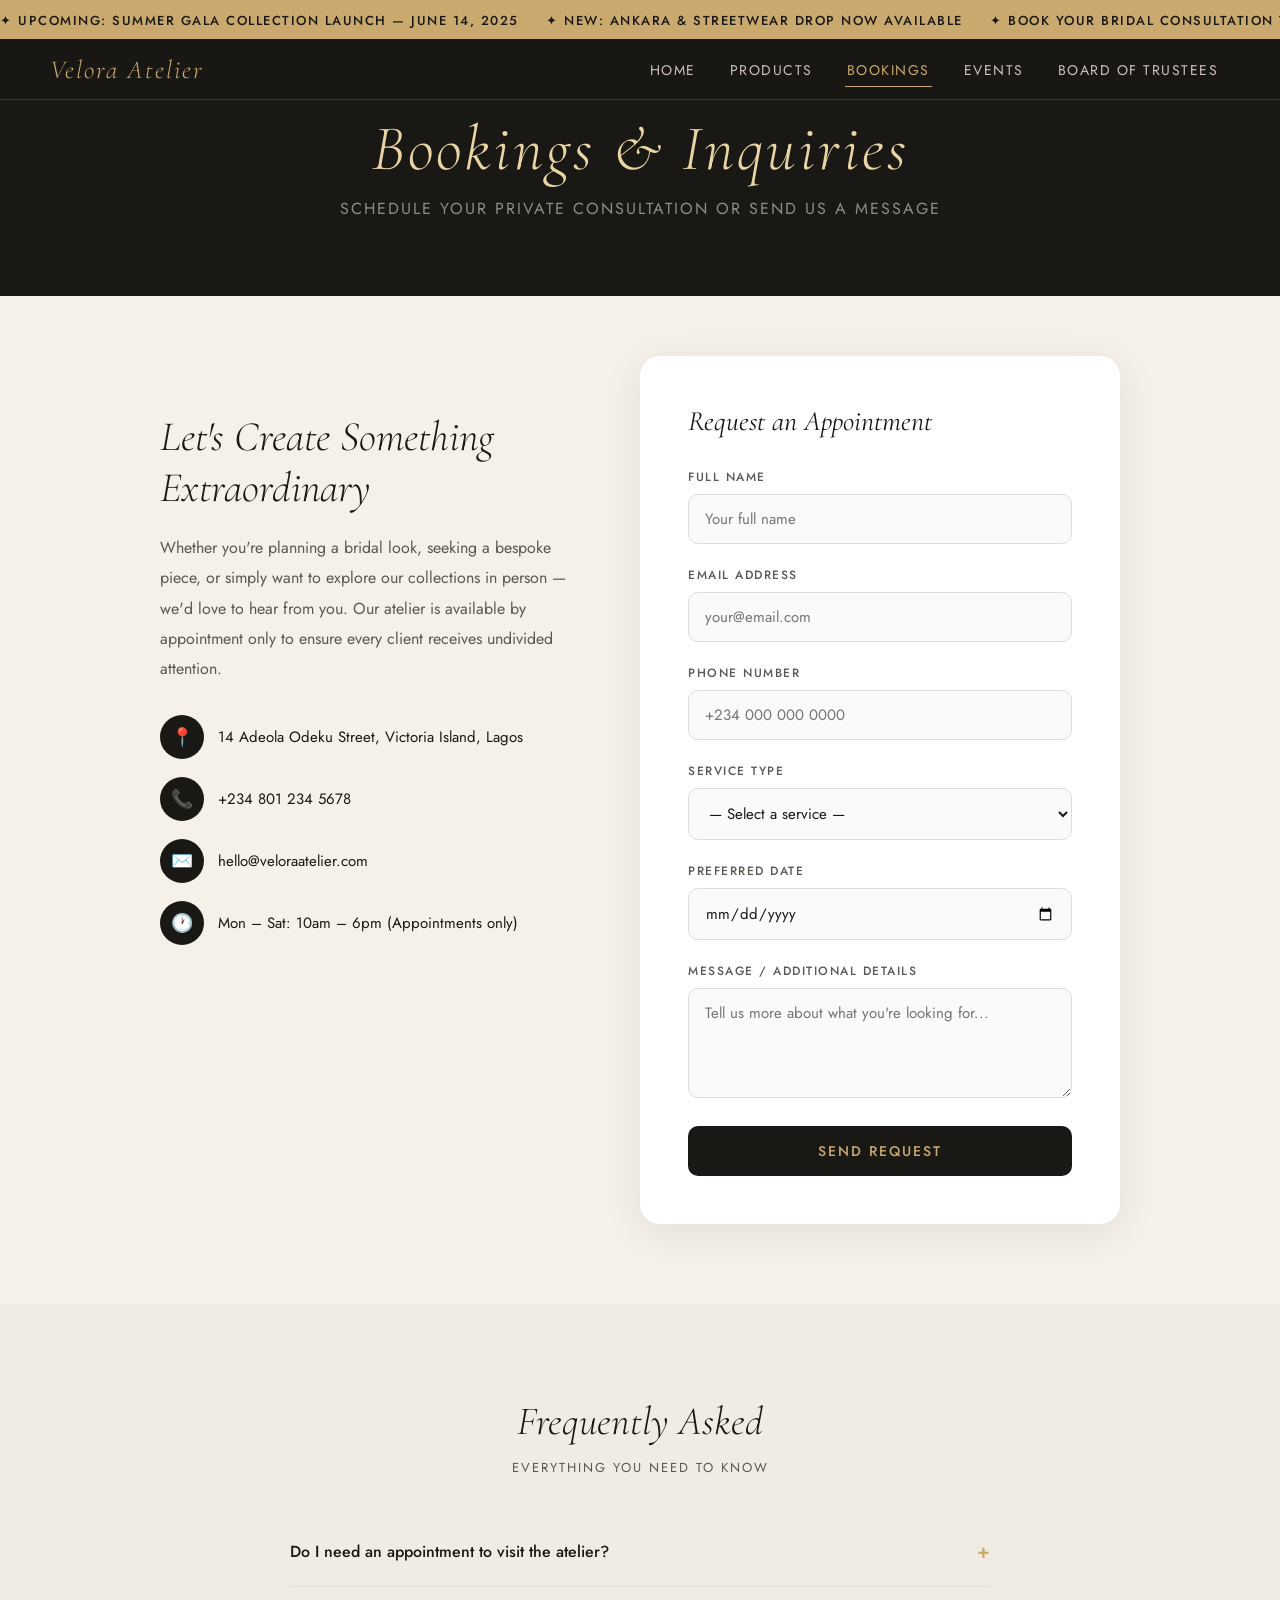
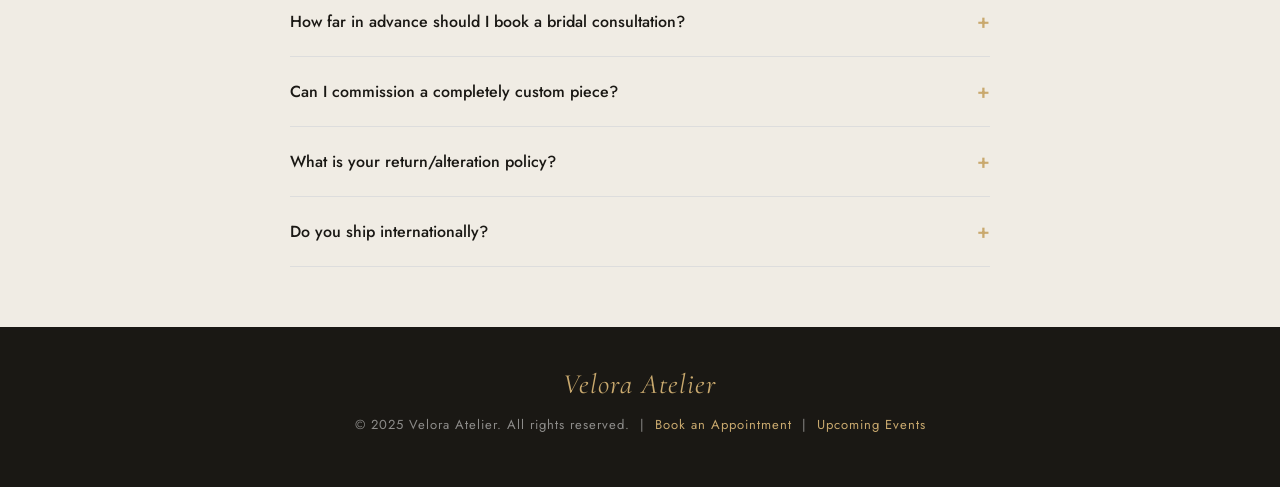
<file: bookings.html>
<!DOCTYPE html>
<html lang="en">
<head>
  <meta charset="UTF-8">
  <meta name="viewport" content="width=device-width, initial-scale=1.0">
  <link rel="stylesheet" href="Practice.css">
  <title>Velora Atelier — Bookings & Inquiries</title>
</head>
<body>

  <!-- MARQUEE -->
  <div class="marquee-bar">
    <div class="marquee-inner">
      ✦ UPCOMING: Summer Gala Collection Launch — June 14, 2025 &nbsp;&nbsp;&nbsp;
      ✦ NEW: Ankara & Streetwear drop now available &nbsp;&nbsp;&nbsp;
      ✦ BOOK your bridal consultation today — limited slots &nbsp;&nbsp;&nbsp;
      ✦ EVENT: Lagos Fashion Week — July 2025 &nbsp;&nbsp;&nbsp;
      ✦ FREE delivery on orders above ₦150,000 &nbsp;&nbsp;&nbsp;
    </div>
  </div>

  <!-- NAVBAR -->
  <nav class="navbar">
    <div class="logo"><h2>Velora Atelier</h2></div>
    <ul class="nav-links">
      <li><a href="index.html">Home</a></li>
      <li><a href="product.html">Products</a></li>
      <li><a href="bookings.html" class="active">Bookings</a></li>
      <li><a href="events.html">Events</a></li>
      <li><a href="trustees.html">Board of Trustees</a></li>
    </ul>
  </nav>

  <!-- PAGE HERO -->
  <section class="page-hero">
    <h1>Bookings & Inquiries</h1>
    <p>Schedule your private consultation or send us a message</p>
  </section>

  <!-- BOOKING SECTION -->
  <section class="booking-section">

    <!-- INFO SIDE -->
    <div class="booking-info">
      <h2>Let's Create Something Extraordinary</h2>
      <p>Whether you're planning a bridal look, seeking a bespoke piece, or simply want to explore our collections in person — we'd love to hear from you. Our atelier is available by appointment only to ensure every client receives undivided attention.</p>

      <div class="contact-detail">
        <div class="contact-icon">📍</div>
        <span>14 Adeola Odeku Street, Victoria Island, Lagos</span>
      </div>
      <div class="contact-detail">
        <div class="contact-icon">📞</div>
        <span>+234 801 234 5678</span>
      </div>
      <div class="contact-detail">
        <div class="contact-icon">✉️</div>
        <span>hello@veloraatelier.com</span>
      </div>
      <div class="contact-detail">
        <div class="contact-icon">🕐</div>
        <span>Mon – Sat: 10am – 6pm (Appointments only)</span>
      </div>
    </div>

    <!-- FORM SIDE -->
    <div class="booking-form">
      <h3>Request an Appointment</h3>

      <div class="form-group">
        <label for="fullname">Full Name</label>
        <input type="text" id="fullname" placeholder="Your full name">
      </div>

      <div class="form-group">
        <label for="email">Email Address</label>
        <input type="email" id="email" placeholder="your@email.com">
      </div>

      <div class="form-group">
        <label for="phone">Phone Number</label>
        <input type="tel" id="phone" placeholder="+234 000 000 0000">
      </div>

      <div class="form-group">
        <label for="service">Service Type</label>
        <select id="service">
          <option value="">— Select a service —</option>
          <option value="bridal">Bridal Consultation</option>
          <option value="bespoke">Bespoke Garment</option>
          <option value="ankara">Ankara Collection</option>
          <option value="streetwear">Streetwear Fitting</option>
          <option value="rtw">Ready to Wear Styling</option>
          <option value="inquiry">General Inquiry</option>
        </select>
      </div>

      <div class="form-group">
        <label for="date">Preferred Date</label>
        <input type="date" id="date">
      </div>

      <div class="form-group">
        <label for="message">Message / Additional Details</label>
        <textarea id="message" placeholder="Tell us more about what you're looking for..."></textarea>
      </div>

      <button class="submit-btn" onclick="submitBooking()">Send Request</button>

      <div class="success-msg" id="successMsg">
        ✓ Your appointment request has been received! We'll contact you within 24 hours.
      </div>
    </div>
  </section>

  <!-- FAQ SECTION (JavaScript accordion feature) -->
  <section style="background: #f0ece4; padding: 60px 40px;">
    <h2 style="font-family: 'Cormorant Garamond', serif; font-style: italic; font-size: 40px; text-align: center; color: #1a1814; font-weight: 300; margin-bottom: 10px;">Frequently Asked</h2>
    <p style="text-align: center; font-size: 13px; letter-spacing: 2px; text-transform: uppercase; color: #5a5850; margin-bottom: 40px;">Everything you need to know</p>
    <div style="max-width: 700px; margin: 0 auto;" id="faqContainer">
      <!-- FAQ items inserted by JS -->
    </div>
  </section>

  <!-- FOOTER -->
  <footer>
    <span class="footer-logo">Velora Atelier</span>
    <p>© 2025 Velora Atelier. All rights reserved. &nbsp;|&nbsp;
      <a href="bookings.html">Book an Appointment</a> &nbsp;|&nbsp;
      <a href="events.html">Upcoming Events</a>
    </p>
  </footer>

  <script>
    // ── Form Validation & Submission (JavaScript feature)
    function submitBooking() {
      const name = document.getElementById('fullname').value.trim();
      const email = document.getElementById('email').value.trim();
      const service = document.getElementById('service').value;
      const date = document.getElementById('date').value;

      if (!name) { alert('Please enter your full name.'); return; }
      if (!email || !email.includes('@')) { alert('Please enter a valid email address.'); return; }
      if (!service) { alert('Please select a service type.'); return; }
      if (!date) { alert('Please select a preferred date.'); return; }

      // Simulate successful submission
      document.getElementById('successMsg').style.display = 'block';
      document.querySelector('.submit-btn').textContent = 'Request Sent ✓';
      document.querySelector('.submit-btn').style.background = '#2d6a4f';
      document.querySelector('.submit-btn').disabled = true;

      // Clear form
      ['fullname','email','phone','service','date','message'].forEach(id => {
        document.getElementById(id).value = '';
      });
    }

    // ── FAQ Accordion (JavaScript feature)
    const faqs = [
      { q: "Do I need an appointment to visit the atelier?", a: "Yes, Velora Atelier operates exclusively by appointment to ensure each client receives a private, personalized experience. Please use the form above to request a visit." },
      { q: "How far in advance should I book a bridal consultation?", a: "We recommend booking your bridal consultation at least 6–8 months before your wedding date. Custom gowns require 3–6 months for creation alone." },
      { q: "Can I commission a completely custom piece?", a: "Absolutely. Bespoke commissions are at the heart of what we do. Book a consultation and our design team will work with you from concept to final fitting." },
      { q: "What is your return/alteration policy?", a: "We offer complimentary alterations on all bespoke and ready-to-wear pieces within 30 days of purchase. Please contact us to arrange a fitting session." },
      { q: "Do you ship internationally?", a: "Yes, we ship to select international destinations. Shipping times and fees vary by location. Contact us for details specific to your country." }
    ];

    const container = document.getElementById('faqContainer');
    faqs.forEach((item, i) => {
      const div = document.createElement('div');
      div.style.cssText = 'border-bottom: 1px solid #ddd; padding: 0;';
      div.innerHTML = `
        <button onclick="toggleFaq(${i})" style="width:100%; text-align:left; background:none; border:none; padding:20px 0; font-family:Jost,sans-serif; font-size:16px; font-weight:500; color:#1a1814; cursor:pointer; display:flex; justify-content:space-between; align-items:center;">
          ${item.q} <span id="icon-${i}" style="font-size:20px; color:#c9a96e;">+</span>
        </button>
        <div id="ans-${i}" style="display:none; padding: 0 0 18px; font-size:15px; line-height:1.8; color:#5a5850;">
          ${item.a}
        </div>`;
      container.appendChild(div);
    });

    function toggleFaq(i) {
      const ans = document.getElementById('ans-' + i);
      const icon = document.getElementById('icon-' + i);
      const isOpen = ans.style.display === 'block';
      // Close all
      faqs.forEach((_, j) => {
        document.getElementById('ans-' + j).style.display = 'none';
        document.getElementById('icon-' + j).textContent = '+';
      });
      if (!isOpen) {
        ans.style.display = 'block';
        icon.textContent = '−';
      }
    }

    // ── Set minimum date to today
    const today = new Date().toISOString().split('T')[0];
    document.getElementById('date').min = today;
  </script>
</body>
</html>
</file>
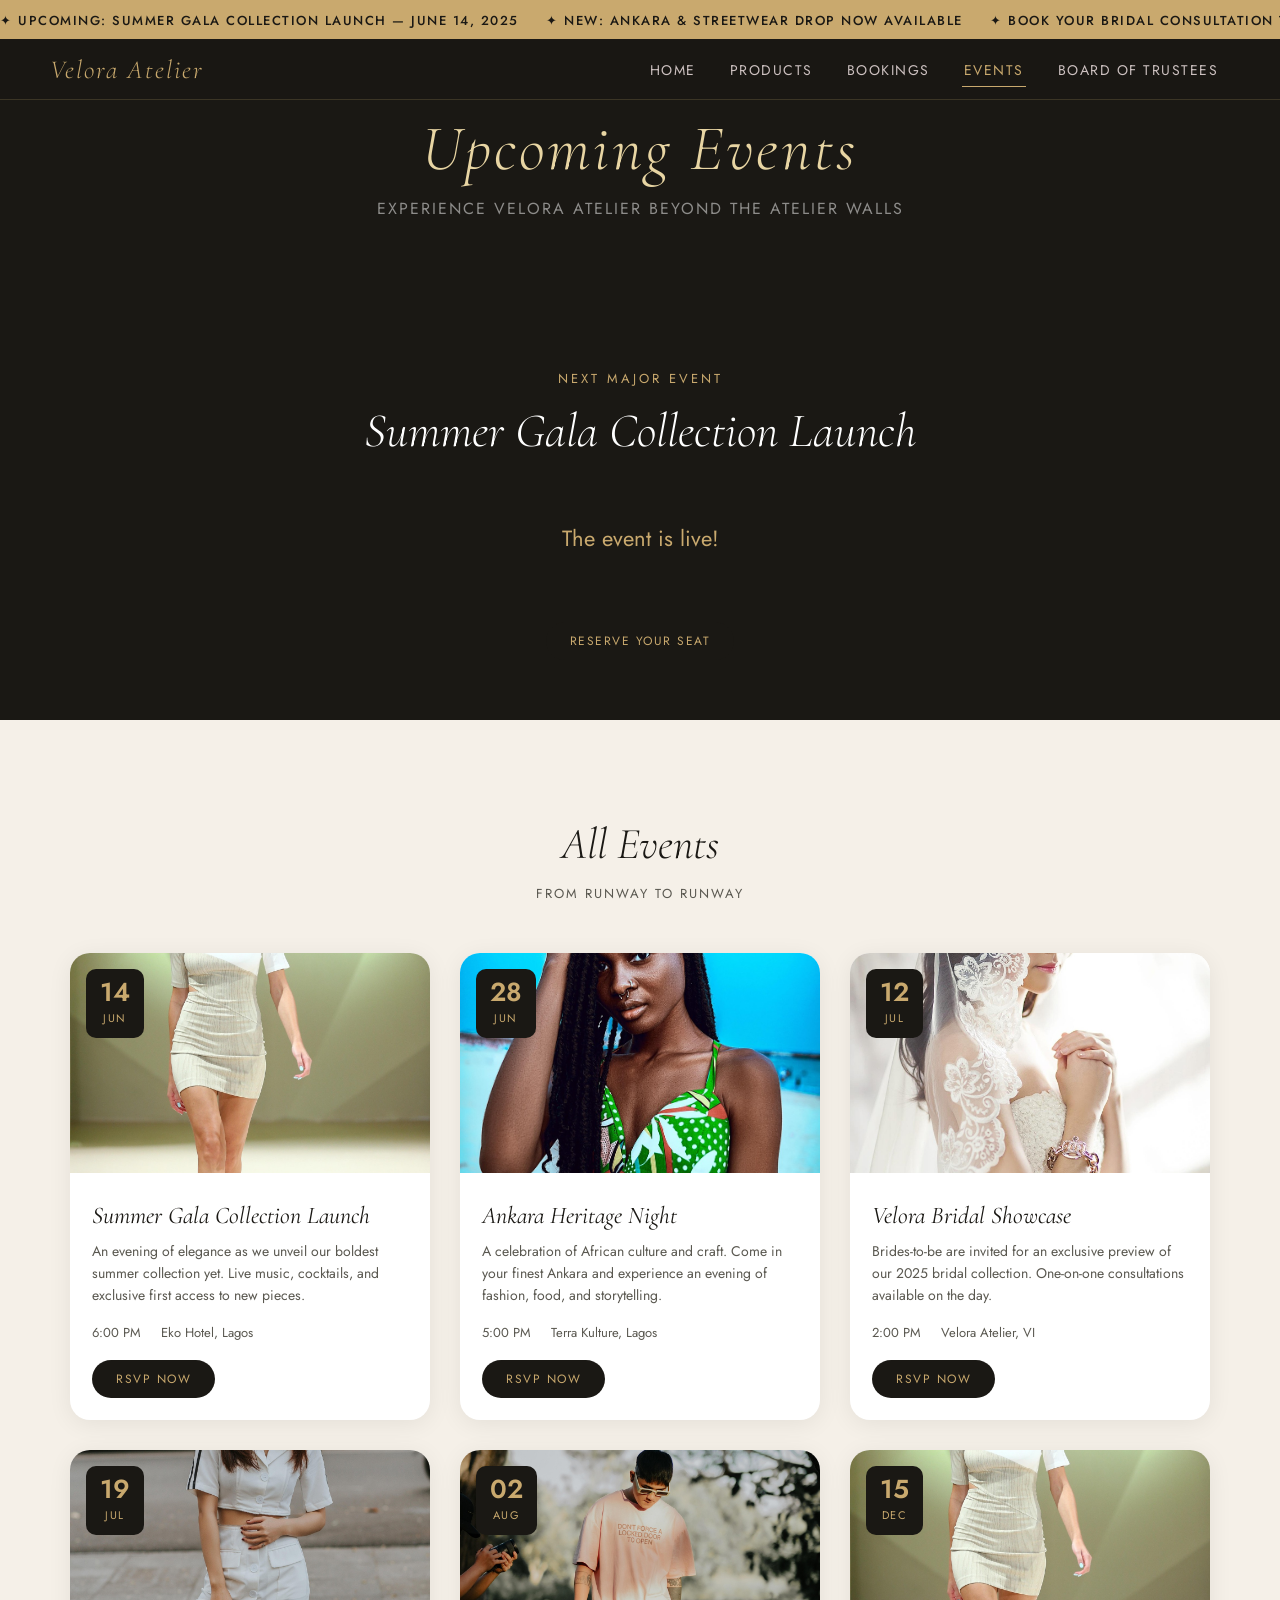
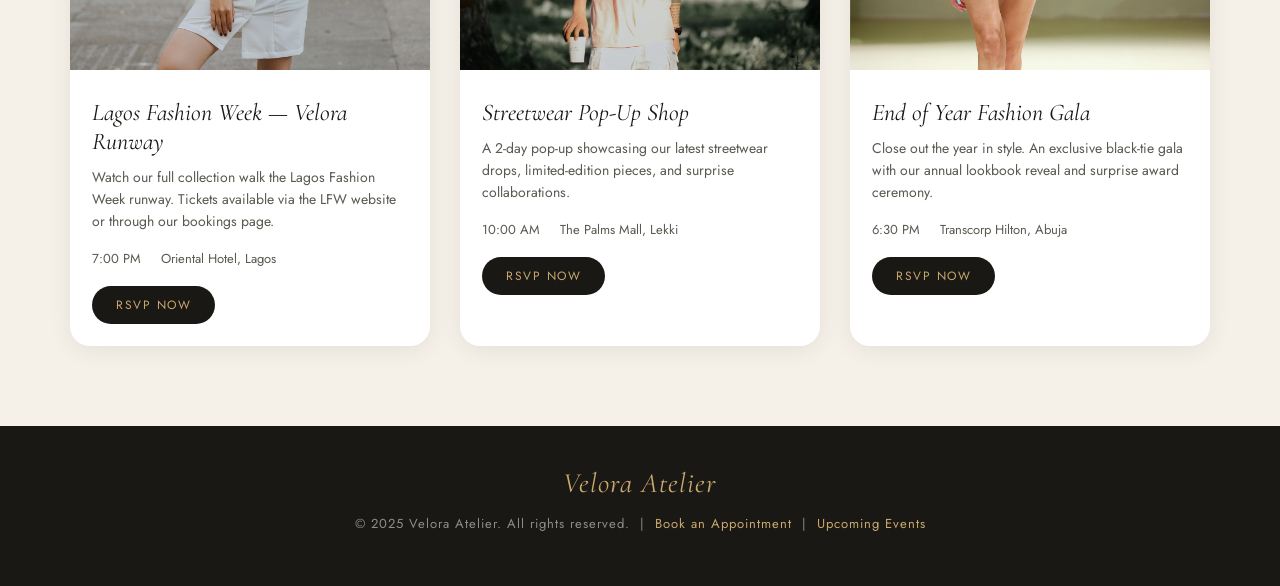
<file: events.html>
<!DOCTYPE html>
<html lang="en">
<head>
  <meta charset="UTF-8">
  <meta name="viewport" content="width=device-width, initial-scale=1.0">
  <link rel="stylesheet" href="Practice.css">
  <title>Velora Atelier — Upcoming Events</title>
</head>
<body>

  <!-- MARQUEE -->
  <div class="marquee-bar">
    <div class="marquee-inner">
      ✦ UPCOMING: Summer Gala Collection Launch — June 14, 2025 &nbsp;&nbsp;&nbsp;
      ✦ NEW: Ankara & Streetwear drop now available &nbsp;&nbsp;&nbsp;
      ✦ BOOK your bridal consultation today — limited slots &nbsp;&nbsp;&nbsp;
      ✦ EVENT: Lagos Fashion Week — July 2025 &nbsp;&nbsp;&nbsp;
      ✦ FREE delivery on orders above ₦150,000 &nbsp;&nbsp;&nbsp;
    </div>
  </div>

  <!-- NAVBAR -->
  <nav class="navbar">
    <div class="logo"><h2>Velora Atelier</h2></div>
    <ul class="nav-links">
      <li><a href="index.html">Home</a></li>
      <li><a href="product.html">Products</a></li>
      <li><a href="bookings.html">Bookings</a></li>
      <li><a href="events.html" class="active">Events</a></li>
      <li><a href="trustees.html">Board of Trustees</a></li>
    </ul>
  </nav>

  <!-- PAGE HERO -->
  <section class="page-hero">
    <h1>Upcoming Events</h1>
    <p>Experience Velora Atelier beyond the atelier walls</p>
  </section>

  <!-- FEATURED COUNTDOWN (JavaScript feature) -->
  <section style="background: #1a1814; color: white; text-align: center; padding: 60px 40px;">
    <p style="font-size: 13px; letter-spacing: 3px; text-transform: uppercase; color: #c9a96e; margin-bottom: 14px;">Next Major Event</p>
    <h2 style="font-family: 'Cormorant Garamond', serif; font-style: italic; font-size: 48px; font-weight: 300; margin: 0 0 40px; color: white;">Summer Gala Collection Launch</h2>
    <div id="countdown" style="display: flex; justify-content: center; gap: 40px; flex-wrap: wrap;">
      <!-- Countdown rendered by JS -->
    </div>
    <br><br>
    <a href="bookings.html" class="rsvp-btn">Reserve Your Seat</a>
  </section>

  <!-- EVENTS GRID -->
  <section class="events-section">
    <div style="text-align: center; margin-bottom: 50px;">
      <h2 style="font-family: 'Cormorant Garamond', serif; font-style: italic; font-size: 44px; color: #1a1814; font-weight: 300; margin-bottom: 10px;">All Events</h2>
      <p style="font-size: 13px; letter-spacing: 2px; text-transform: uppercase; color: #5a5850;">From runway to runway</p>
    </div>

    <div class="events-grid">

      <div class="event-card">
        <div class="event-img-wrap">
          <img src="Pictures/ahmadardity-fashion-show-1746622_1920.jpg" alt="Gala Launch">
          <div class="event-date-badge">
            <span class="day">14</span>
            <span class="month">Jun</span>
          </div>
        </div>
        <div class="event-body">
          <h3>Summer Gala Collection Launch</h3>
          <p>An evening of elegance as we unveil our boldest summer collection yet. Live music, cocktails, and exclusive first access to new pieces.</p>
          <div class="event-meta">
            <span>6:00 PM</span>
            <span>Eko Hotel, Lagos</span>
          </div>
          <button class="rsvp-btn" onclick="rsvpEvent('Summer Gala Collection Launch')">RSVP Now</button>
        </div>
      </div>

      <div class="event-card">
        <div class="event-img-wrap">
          <img src="Pictures/ankara.jpg" alt="Ankara Heritage Night">
          <div class="event-date-badge">
            <span class="day">28</span>
            <span class="month">Jun</span>
          </div>
        </div>
        <div class="event-body">
          <h3>Ankara Heritage Night</h3>
          <p>A celebration of African culture and craft. Come in your finest Ankara and experience an evening of fashion, food, and storytelling.</p>
          <div class="event-meta">
            <span>5:00 PM</span>
            <span>Terra Kulture, Lagos</span>
          </div>
          <button class="rsvp-btn" onclick="rsvpEvent('Ankara Heritage Night')">RSVP Now</button>
        </div>
      </div>

      <div class="event-card">
        <div class="event-img-wrap">
          <img src="Pictures/bridal.jpg" alt="Bridal Showcase">
          <div class="event-date-badge">
            <span class="day">12</span>
            <span class="month">Jul</span>
          </div>
        </div>
        <div class="event-body">
          <h3>Velora Bridal Showcase</h3>
          <p>Brides-to-be are invited for an exclusive preview of our 2025 bridal collection. One-on-one consultations available on the day.</p>
          <div class="event-meta">
            <span>2:00 PM</span>
            <span>Velora Atelier, VI</span>
          </div>
          <button class="rsvp-btn" onclick="rsvpEvent('Velora Bridal Showcase')">RSVP Now</button>
        </div>
      </div>

      <div class="event-card">
        <div class="event-img-wrap">
          <img src="Pictures/streetwear f.jpg" alt="Lagos Fashion Week">
          <div class="event-date-badge">
            <span class="day">19</span>
            <span class="month">Jul</span>
          </div>
        </div>
        <div class="event-body">
          <h3>Lagos Fashion Week — Velora Runway</h3>
          <p>Watch our full collection walk the Lagos Fashion Week runway. Tickets available via the LFW website or through our bookings page.</p>
          <div class="event-meta">
            <span>7:00 PM</span>
            <span>Oriental Hotel, Lagos</span>
          </div>
          <button class="rsvp-btn" onclick="rsvpEvent('Lagos Fashion Week Runway')">RSVP Now</button>
        </div>
      </div>

      <div class="event-card">
        <div class="event-img-wrap">
          <img src="Pictures/stretwear m.jpg" alt="Streetwear Pop-Up">
          <div class="event-date-badge">
            <span class="day">02</span>
            <span class="month">Aug</span>
          </div>
        </div>
        <div class="event-body">
          <h3>Streetwear Pop-Up Shop</h3>
          <p>A 2-day pop-up showcasing our latest streetwear drops, limited-edition pieces, and surprise collaborations.</p>
          <div class="event-meta">
            <span>10:00 AM</span>
            <span>The Palms Mall, Lekki</span>
          </div>
          <button class="rsvp-btn" onclick="rsvpEvent('Streetwear Pop-Up Shop')">RSVP Now</button>
        </div>
      </div>

      <div class="event-card">
        <div class="event-img-wrap">
          <img src="Pictures/ahmadardity-fashion-show-1746622_1920.jpg" alt="End of Year Gala">
          <div class="event-date-badge">
            <span class="day">15</span>
            <span class="month">Dec</span>
          </div>
        </div>
        <div class="event-body">
          <h3>End of Year Fashion Gala</h3>
          <p>Close out the year in style. An exclusive black-tie gala with our annual lookbook reveal and surprise award ceremony.</p>
          <div class="event-meta">
            <span>6:30 PM</span>
            <span>Transcorp Hilton, Abuja</span>
          </div>
          <button class="rsvp-btn" onclick="rsvpEvent('End of Year Fashion Gala')">RSVP Now</button>
        </div>
      </div>

    </div>
  </section>

  <!-- RSVP MODAL -->
  <div class="modal-overlay" id="rsvpModal">
    <div class="modal-box">
      <button class="modal-close" onclick="closeRsvp()">✕</button>
      <h3>You're In!</h3>
      <p id="rsvpText"></p>
      <br>
      <a href="bookings.html" class="rsvp-btn">Complete Your Booking</a>
    </div>
  </div>

  <!-- FOOTER -->
  <footer>
    <span class="footer-logo">Velora Atelier</span>
    <p>© 2025 Velora Atelier. All rights reserved. &nbsp;|&nbsp;
      <a href="bookings.html">Book an Appointment</a> &nbsp;|&nbsp;
      <a href="events.html">Upcoming Events</a>
    </p>
  </footer>

  <script>
    // ── Countdown Timer (JavaScript feature)
    const eventDate = new Date('2025-06-14T18:00:00');

    function updateCountdown() {
      const now = new Date();
      const diff = eventDate - now;
      if (diff <= 0) {
        document.getElementById('countdown').innerHTML = '<p style="color:#c9a96e; font-size:22px;">The event is live!</p>';
        return;
      }
      const days = Math.floor(diff / (1000 * 60 * 60 * 24));
      const hours = Math.floor((diff % (1000 * 60 * 60 * 24)) / (1000 * 60 * 60));
      const mins = Math.floor((diff % (1000 * 60 * 60)) / (1000 * 60));
      const secs = Math.floor((diff % (1000 * 60)) / 1000);

      const units = [['Days', days], ['Hours', hours], ['Minutes', mins], ['Seconds', secs]];
      document.getElementById('countdown').innerHTML = units.map(([label, val]) => `
        <div style="min-width:90px;">
          <div style="font-size:54px; font-weight:600; color:#c9a96e; line-height:1; font-family:'Cormorant Garamond',serif;">${String(val).padStart(2,'0')}</div>
          <div style="font-size:12px; letter-spacing:2px; text-transform:uppercase; color:rgba(255,255,255,0.5); margin-top:6px;">${label}</div>
        </div>
      `).join('');
    }

    updateCountdown();
    setInterval(updateCountdown, 1000);

    // ── RSVP Modal
    function rsvpEvent(name) {
      document.getElementById('rsvpText').textContent = `We've noted your interest in "${name}". Head to our Bookings page to officially confirm your spot!`;
      document.getElementById('rsvpModal').classList.add('open');
    }
    function closeRsvp() {
      document.getElementById('rsvpModal').classList.remove('open');
    }
    document.getElementById('rsvpModal').addEventListener('click', function(e) {
      if (e.target === this) closeRsvp();
    });

    // ── Scroll reveal for event cards
    const cards = document.querySelectorAll('.event-card');
    const obs = new IntersectionObserver(entries => {
      entries.forEach(e => {
        if (e.isIntersecting) {
          e.target.style.opacity = '1';
          e.target.style.transform = 'translateY(0)';
        }
      });
    }, { threshold: 0.1 });
    cards.forEach(c => {
      c.style.opacity = '0';
      c.style.transform = 'translateY(30px)';
      c.style.transition = 'opacity 0.6s ease, transform 0.6s ease';
      obs.observe(c);
    });
  </script>
</body>
</html>
</file>
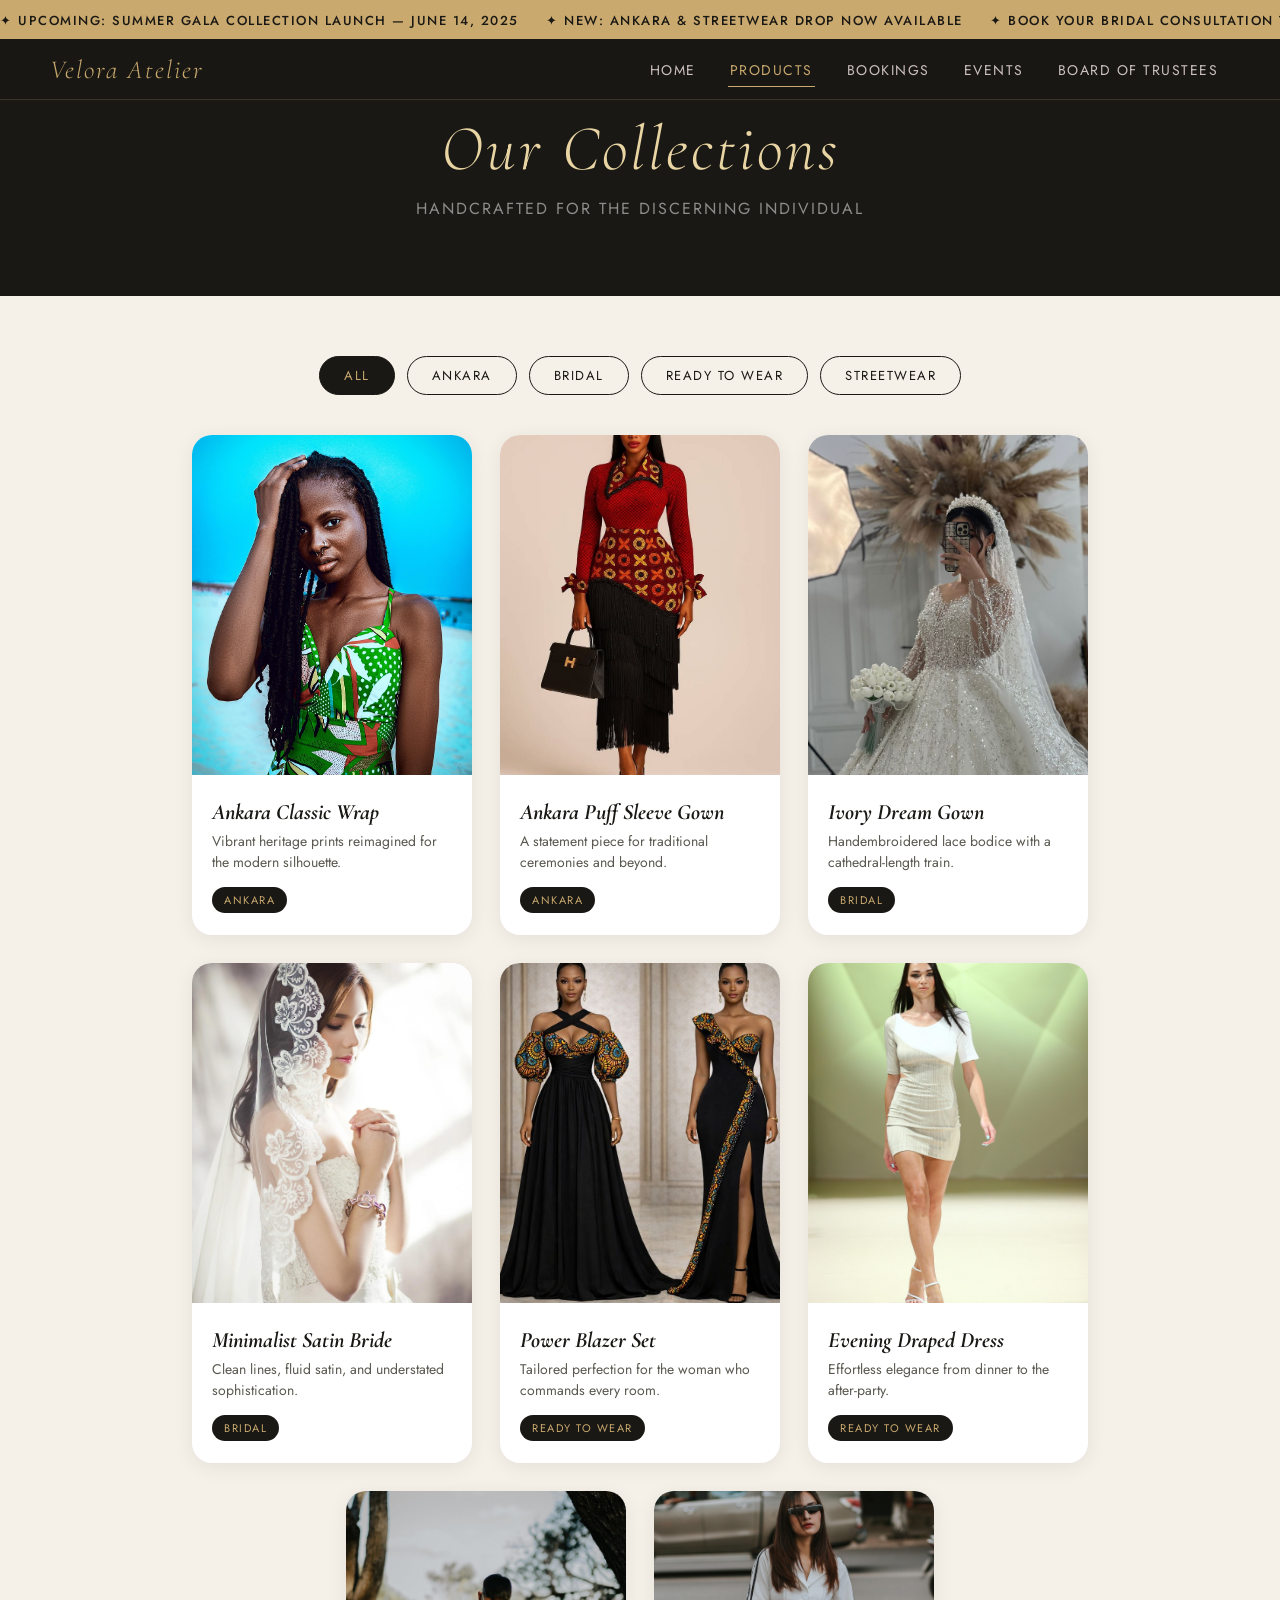
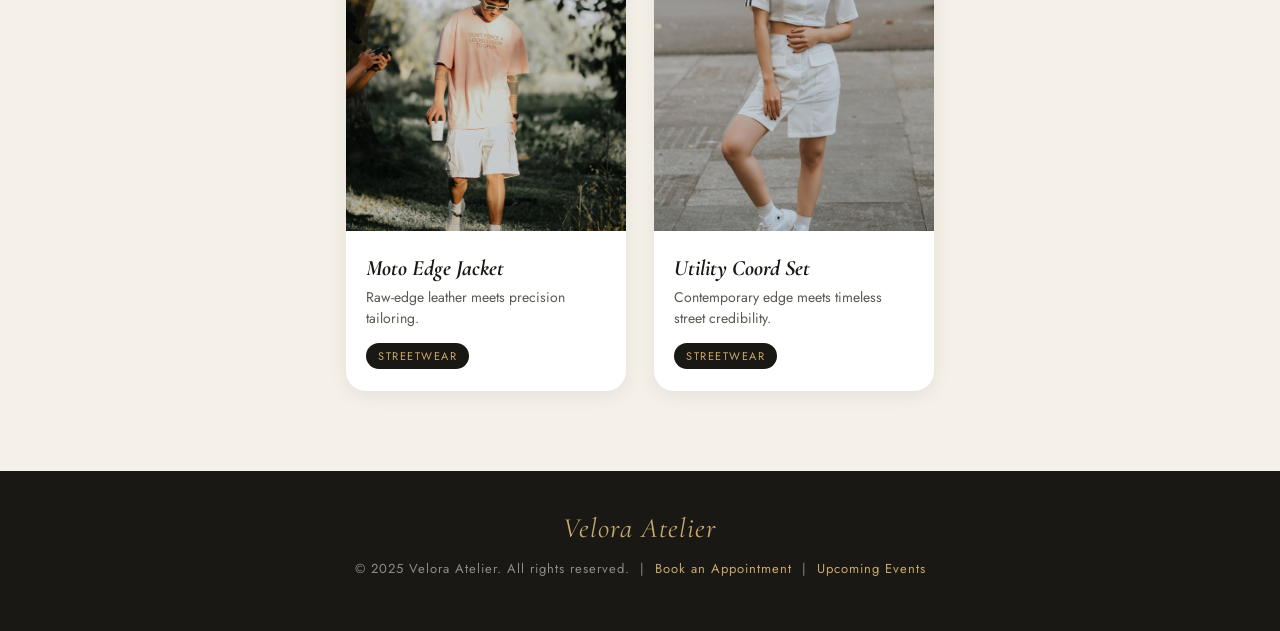
<file: product.html>
<!DOCTYPE html>
<html lang="en">
<head>
  <meta charset="UTF-8">
  <meta name="viewport" content="width=device-width, initial-scale=1.0">
  <link rel="stylesheet" href="Practice.css">
  <title>Velora Atelier — Products</title>
</head>
<body>

  <!-- MARQUEE -->
  <div class="marquee-bar">
    <div class="marquee-inner">
      ✦ UPCOMING: Summer Gala Collection Launch — June 14, 2025 &nbsp;&nbsp;&nbsp;
      ✦ NEW: Ankara & Streetwear drop now available &nbsp;&nbsp;&nbsp;
      ✦ BOOK your bridal consultation today — limited slots &nbsp;&nbsp;&nbsp;
      ✦ EVENT: Lagos Fashion Week — July 2025 &nbsp;&nbsp;&nbsp;
      ✦ FREE delivery on orders above ₦150,000 &nbsp;&nbsp;&nbsp;
    </div>
  </div>

  <!-- NAVBAR -->
  <nav class="navbar">
    <div class="logo"><h2>Velora Atelier</h2></div>
    <ul class="nav-links">
      <li><a href="index.html">Home</a></li>
      <li><a href="product.html" class="active">Products</a></li>
      <li><a href="bookings.html">Bookings</a></li>
      <li><a href="events.html">Events</a></li>
      <li><a href="trustees.html">Board of Trustees</a></li>
    </ul>
  </nav>

  <!-- PAGE HERO -->
  <section class="page-hero">
    <h1>Our Collections</h1>
    <p>Handcrafted for the discerning individual</p>
  </section>

  <!-- PRODUCTS -->
  <section class="products-section">

    <!-- FILTER BAR (JavaScript feature) -->
    <div class="filter-bar">
      <button class="filter-btn active" onclick="filterProducts('all', this)">All</button>
      <button class="filter-btn" onclick="filterProducts('ankara', this)">Ankara</button>
      <button class="filter-btn" onclick="filterProducts('bridal', this)">Bridal</button>
      <button class="filter-btn" onclick="filterProducts('ready-to-wear', this)">Ready to Wear</button>
      <button class="filter-btn" onclick="filterProducts('streetwear', this)">Streetwear</button>
    </div>

    <div class="products-grid" id="productsGrid">

      <div class="product-card" data-category="ankara">
        <img src="Pictures/ankara.jpg" alt="Ankara Classic">
        <div class="product-info">
          <h3>Ankara Classic Wrap</h3>
          <p>Vibrant heritage prints reimagined for the modern silhouette.</p>
          <span class="product-tag">Ankara</span>
        </div>
      </div>

      <div class="product-card" data-category="ankara">
        <img src="Pictures/puff.jpg" alt="Ankara Puff Sleeve">
        <div class="product-info">
          <h3>Ankara Puff Sleeve Gown</h3>
          <p>A statement piece for traditional ceremonies and beyond.</p>
          <span class="product-tag">Ankara</span>
        </div>
      </div>

      <div class="product-card" data-category="bridal">
        <img src="Pictures/ivory.jpg" alt="Bridal Gown">
        <div class="product-info">
          <h3>Ivory Dream Gown</h3>
          <p>Handembroidered lace bodice with a cathedral-length train.</p>
          <span class="product-tag">Bridal</span>
        </div>
      </div>

      <div class="product-card" data-category="bridal">
        <img src="Pictures/bridal.jpg" alt="Minimalist Bridal">
        <div class="product-info">
          <h3>Minimalist Satin Bride</h3>
          <p>Clean lines, fluid satin, and understated sophistication.</p>
          <span class="product-tag">Bridal</span>
        </div>
      </div>

      <div class="product-card" data-category="ready-to-wear">
        <img src="Pictures/power.jpg" alt="RTW Blazer">
        <div class="product-info">
          <h3>Power Blazer Set</h3>
          <p>Tailored perfection for the woman who commands every room.</p>
          <span class="product-tag">Ready to Wear</span>
        </div>
      </div>

      <div class="product-card" data-category="ready-to-wear">
        <img src="Pictures/ahmadardity-fashion-show-1746622_1920.jpg" alt="RTW Dress">
        <div class="product-info">
          <h3>Evening Draped Dress</h3>
          <p>Effortless elegance from dinner to the after-party.</p>
          <span class="product-tag">Ready to Wear</span>
        </div>
      </div>

      <div class="product-card" data-category="streetwear">
        <img src="Pictures/stretwear m.jpg" alt="Streetwear Jacket">
        <div class="product-info">
          <h3>Moto Edge Jacket</h3>
          <p>Raw-edge leather meets precision tailoring.</p>
          <span class="product-tag">Streetwear</span>
        </div>
      </div>

      <div class="product-card" data-category="streetwear">
        <img src="Pictures/streetwear f.jpg" alt="Streetwear Coord">
        <div class="product-info">
          <h3>Utility Coord Set</h3>
          <p>Contemporary edge meets timeless street credibility.</p>
          <span class="product-tag">Streetwear</span>
        </div>
      </div>

    </div>

    <!-- Empty state -->
    <p id="emptyMsg" style="display:none; text-align:center; color:#aaa; font-size:16px; padding:40px;">
      No items found in this category.
    </p>
  </section>

  <!-- FOOTER -->
  <footer>
    <span class="footer-logo">Velora Atelier</span>
    <p>© 2025 Velora Atelier. All rights reserved. &nbsp;|&nbsp;
      <a href="bookings.html">Book an Appointment</a> &nbsp;|&nbsp;
      <a href="events.html">Upcoming Events</a>
    </p>
  </footer>

  <script>
    // ── Product Filter (JavaScript feature)
    function filterProducts(category, btn) {
      document.querySelectorAll('.filter-btn').forEach(b => b.classList.remove('active'));
      btn.classList.add('active');
      const cards = document.querySelectorAll('.product-card');
      let visible = 0;
      cards.forEach(card => {
        if (category === 'all' || card.dataset.category === category) {
          card.style.display = 'block';
          card.style.animation = 'pageFadeIn 0.4s ease';
          visible++;
        } else {
          card.style.display = 'none';
        }
      });
      document.getElementById('emptyMsg').style.display = visible === 0 ? 'block' : 'none';
    }

    // ── Scroll reveal
    const reveals = document.querySelectorAll('.product-card');
    const observer = new IntersectionObserver((entries) => {
      entries.forEach(e => {
        if (e.isIntersecting) {
          e.target.style.opacity = '1';
          e.target.style.transform = 'translateY(0)';
        }
      });
    }, { threshold: 0.1 });
    reveals.forEach(el => {
      el.style.opacity = '0';
      el.style.transform = 'translateY(30px)';
      el.style.transition = 'opacity 0.6s ease, transform 0.6s ease';
      observer.observe(el);
    });
  </script>
</body>
</html>
</file>
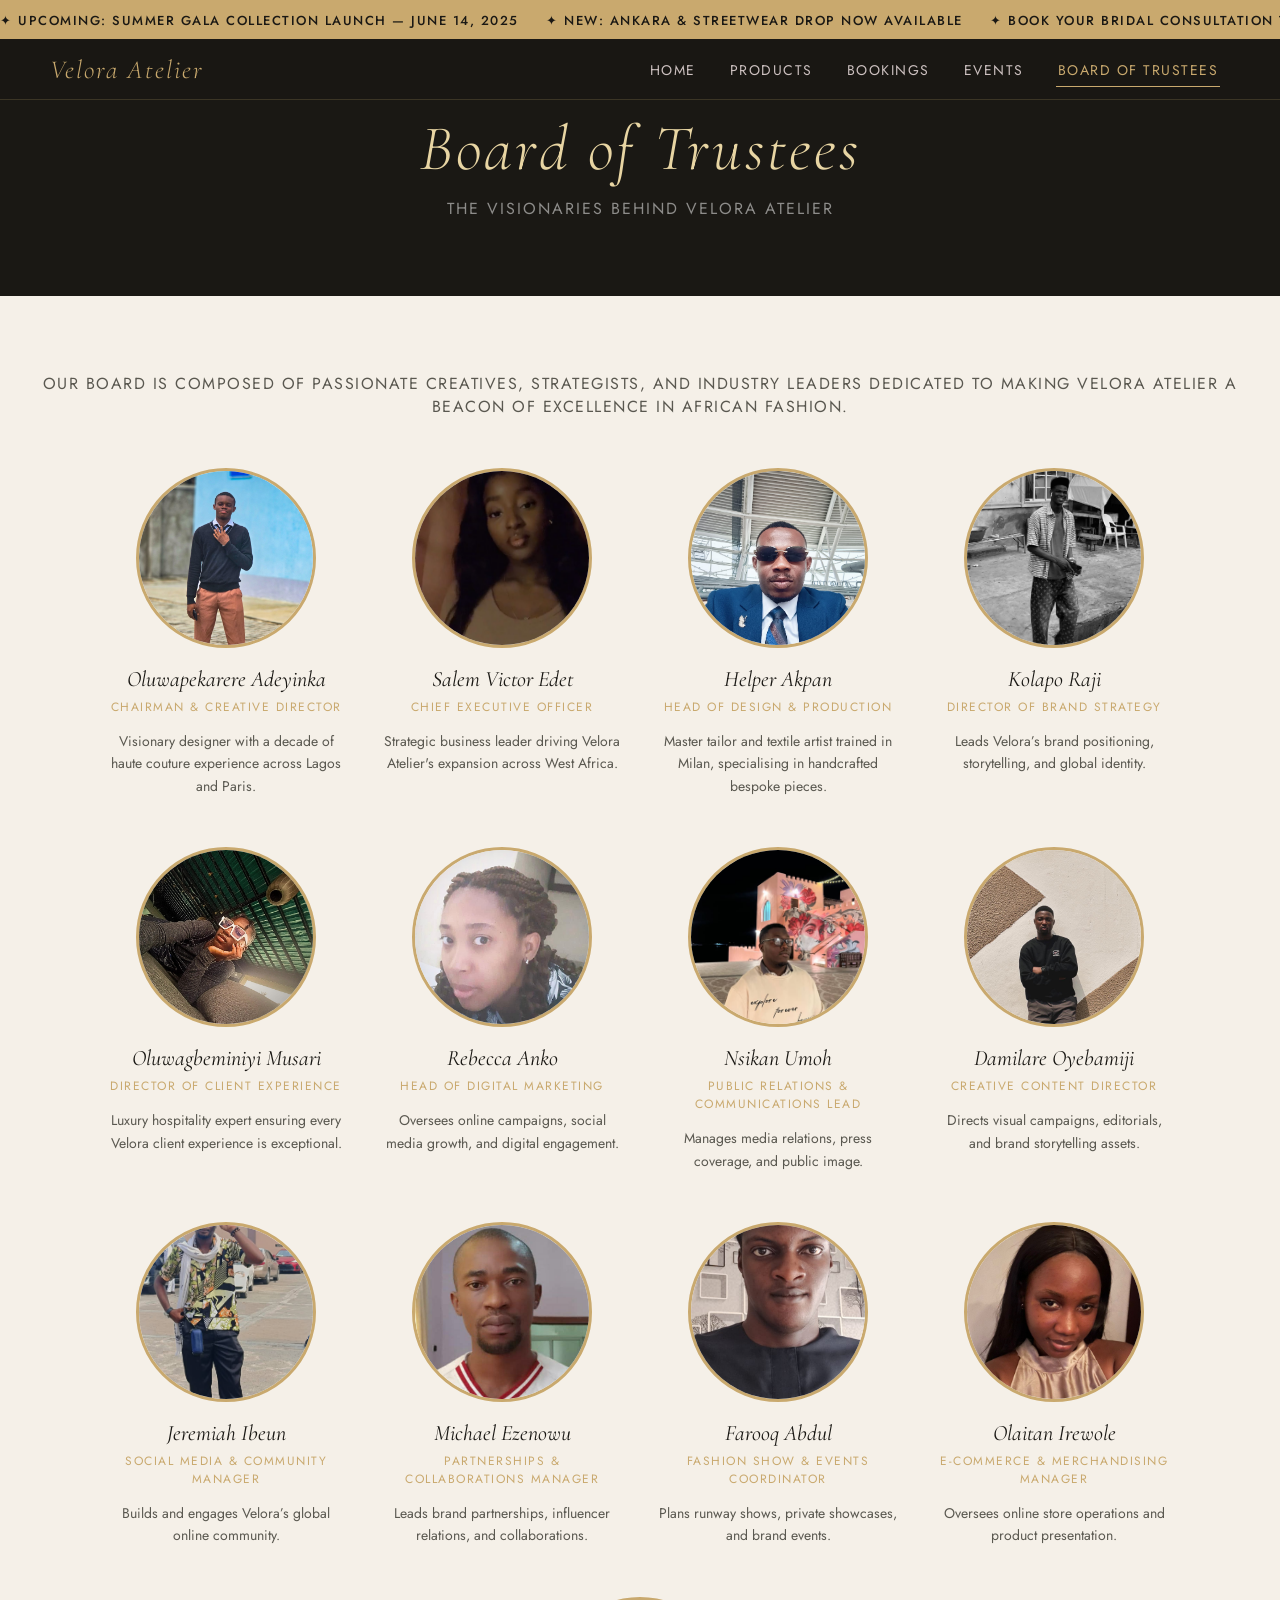
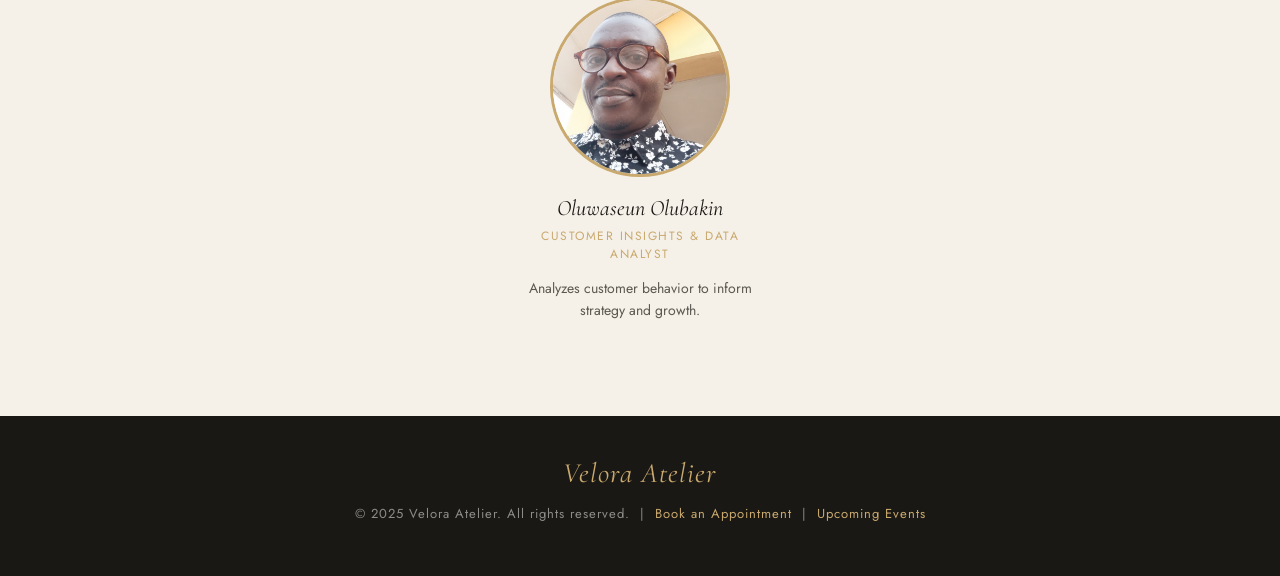
<file: trustees.html>
<!DOCTYPE html>
<html lang="en">
<head>
  <meta charset="UTF-8">
  <meta name="viewport" content="width=device-width, initial-scale=1.0">
  <link rel="stylesheet" href="Practice.css">
  <title>Velora Atelier — Board of Trustees</title>
</head>
<body>

  <!-- MARQUEE -->
  <div class="marquee-bar">
    <div class="marquee-inner">
      ✦ UPCOMING: Summer Gala Collection Launch — June 14, 2025 &nbsp;&nbsp;&nbsp;
      ✦ NEW: Ankara & Streetwear drop now available &nbsp;&nbsp;&nbsp;
      ✦ BOOK your bridal consultation today — limited slots &nbsp;&nbsp;&nbsp;
      ✦ EVENT: Lagos Fashion Week — July 2025 &nbsp;&nbsp;&nbsp;
      ✦ FREE delivery on orders above ₦150,000 &nbsp;&nbsp;&nbsp;
    </div>
  </div>

  <!-- NAVBAR -->
  <nav class="navbar">
    <div class="logo"><h2>Velora Atelier</h2></div>
    <ul class="nav-links">
      <li><a href="index.html">Home</a></li>
      <li><a href="product.html">Products</a></li>
      <li><a href="bookings.html">Bookings</a></li>
      <li><a href="events.html">Events</a></li>
      <li><a href="trustees.html" class="active">Board of Trustees</a></li>
    </ul>
  </nav>

  <!-- PAGE HERO -->
  <section class="page-hero">
    <h1>Board of Trustees</h1>
    <p>The visionaries behind Velora Atelier</p>
  </section>

  <!-- TRUSTEES -->
  <section class="trustees-section">
    <p>Our board is composed of passionate creatives, strategists, and industry leaders dedicated to making Velora Atelier a beacon of excellence in African fashion.</p>

    <div class="trustees-grid" id="trusteesGrid">
     
    </div>
  </section>


  <!-- FOOTER -->
  <footer>
    <span class="footer-logo">Velora Atelier</span>
    <p>© 2025 Velora Atelier. All rights reserved. &nbsp;|&nbsp;
      <a href="bookings.html">Book an Appointment</a> &nbsp;|&nbsp;
      <a href="events.html">Upcoming Events</a>
    </p>
  </footer>

  <script>
    // ── DOM Manipulation: Build trustee cards dynamically (JavaScript feature)
    // IMPORTANT: Replace the placeholder photo paths with your actual group member photos.
    // Put your photos in a "Pictures/" folder and update the src values below.
    const trustees = [
  {
    name: "Oluwapekarere Adeyinka",
    role: "Chairman & Creative Director",
    bio: "Visionary designer with a decade of haute couture experience across Lagos and Paris.",
    photo: "Pictures/trustee1.jpg"
  },
  {
    name: "Salem Victor Edet",
    role: "Chief Executive Officer",
    bio: "Strategic business leader driving Velora Atelier's expansion across West Africa.",
    photo: "Pictures/trustee2.jpg"
  },
  {
    name: "Helper Akpan",
    role: "Head of Design & Production",
    bio: "Master tailor and textile artist trained in Milan, specialising in handcrafted bespoke pieces.",
    photo: "Pictures/trustee3.jpg"
  },
  {
    name: "Kolapo Raji",
    role: "Director of Brand Strategy",
    bio: "Leads Velora’s brand positioning, storytelling, and global identity.",
    photo: "Pictures/trustee4.jpg"
  },
  {
    name: "Oluwagbeminiyi Musari",
    role: "Director of Client Experience",
    bio: "Luxury hospitality expert ensuring every Velora client experience is exceptional.",
    photo: "Pictures/trustee5.jpg"
  },
  {
    name: "Rebecca Anko",
    role: "Head of Digital Marketing",
    bio: "Oversees online campaigns, social media growth, and digital engagement.",
    photo: "Pictures/trustee6.jpg"
  },
  {
    name: "Nsikan Umoh",
    role: "Public Relations & Communications Lead",
    bio: "Manages media relations, press coverage, and public image.",
    photo: "Pictures/trustee7.jpg"
  },
  {
    name: "Damilare Oyebamiji",
    role: "Creative Content Director",
    bio: "Directs visual campaigns, editorials, and brand storytelling assets.",
    photo: "Pictures/trustee8.jpg"
  },
  {
    name: "Jeremiah Ibeun",
    role: "Social Media & Community Manager",
    bio: "Builds and engages Velora’s global online community.",
    photo: "Pictures/trustee9.jpg"
  },
  {
    name: "Michael Ezenowu",
    role: "Partnerships & Collaborations Manager",
    bio: "Leads brand partnerships, influencer relations, and collaborations.",
    photo: "Pictures/trustee10.jpg"
  },
  {
    name: "Farooq Abdul",
    role: "Fashion Show & Events Coordinator",
    bio: "Plans runway shows, private showcases, and brand events.",
    photo: "Pictures/trustee11.jpg"
  },
  {
    name: "Olaitan Irewole",
    role: "E-commerce & Merchandising Manager",
    bio: "Oversees online store operations and product presentation.",
    photo: "Pictures/trustee12.jpg"
  },
  {
    name: "Oluwaseun Olubakin",
    role: "Customer Insights & Data Analyst",
    bio: "Analyzes customer behavior to inform strategy and growth.",
    photo: "Pictures/trustee13.jpg"
  },
];

    const grid = document.getElementById('trusteesGrid');

    trustees.forEach((t, i) => {
      const card = document.createElement('div');
      card.className = 'trustee-card';
      card.style.animationDelay = `${i * 0.12}s`;
      card.innerHTML = `
        <div class="trustee-img-wrap">
          <img src="${t.photo}" alt="${t.name}" onerror="this.src='https://via.placeholder.com/180x180/2a2720/c9a96e?text=${encodeURIComponent(t.name.split(' ').map(w=>w[0]).join(''))}'" >
        </div>
        <h3>${t.name}</h3>
        <span class="role">${t.role}</span>
        <p>${t.bio}</p>
      `;
      grid.appendChild(card);
    });

  
    const obs = new IntersectionObserver(entries => {
      entries.forEach(e => {
        if (e.isIntersecting) e.target.classList.add('visible');
      });
    }, { threshold: 0.1 });

    document.querySelectorAll('.trustee-card').forEach(c => {
      c.classList.add('reveal');
      obs.observe(c);
    });
  </script>
</body>
</html>
</file>
<file: Practice.css>
/* =============================================
   VELORA ATELIER — Global Stylesheet
   ============================================= */

@import url('https://fonts.googleapis.com/css2?family=Cormorant+Garamond:ital,wght@0,300;0,400;0,600;1,300;1,400&family=Jost:wght@300;400;500;600&display=swap');

:root {
  --gold: #c9a96e;
  --gold-light: #e8d5a3;
  --dark: #1a1814;
  --dark-mid: #2a2720;
  --warm-gray: #5a5850;
  --warm-gray-light: rgba(90, 88, 84, 0.35);
  --cream: #f5f0e8;
  --white: #ffffff;
  --text-light: rgba(233, 219, 219, 0.865);
  --nav-bg: rgba(26, 24, 20, 0.92);
  --radius-sm: 10px;
  --radius-md: 20px;
  --radius-lg: 30px;
  --transition: 0.3s ease;
  --font-display: 'Cormorant Garamond', Georgia, serif;
  --font-body: 'Jost', 'Trebuchet MS', Arial, sans-serif;
}

@keyframes pageFadeIn {
  from { opacity: 0; transform: translateY(18px); }
  to   { opacity: 1; transform: translateY(0); }
}

@keyframes marqueeScroll {
  from { transform: translateX(100vw); }
  to   { transform: translateX(-100%); }
}

@keyframes fadeSlideUp {
  from { opacity: 0; transform: translateY(30px); }
  to   { opacity: 1; transform: translateY(0); }
}

*, *::before, *::after { box-sizing: border-box; }

body {
  margin: 0;
  font-family: var(--font-body);
  background-color: var(--cream);
  animation: pageFadeIn 1.2s ease-out;
}

/* ── MARQUEE ── */
.marquee-bar {
  background-color: var(--gold);
  color: var(--dark);
  padding: 8px 0;
  overflow: hidden;
  white-space: nowrap;
  position: fixed;
  top: 0;
  width: 100%;
  z-index: 1001;
}

.marquee-inner {
  display: inline-block;
  animation: marqueeScroll 28s linear infinite;
  font-family: var(--font-body);
  font-size: 13px;
  font-weight: 500;
  letter-spacing: 1.5px;
  text-transform: uppercase;
}

/* ── NAVBAR ── */
.navbar {
  display: flex;
  justify-content: space-between;
  align-items: center;
  padding: 14px 50px;
  position: fixed;
  top: 40px; /* below marquee */
  width: 100%;
  z-index: 1000;
  background-color: var(--nav-bg);
  backdrop-filter: blur(10px);
  border-bottom: 1px solid rgba(201, 169, 110, 0.2);
}

.logo h2 {
  color: var(--gold);
  font-family: var(--font-display);
  font-style: italic;
  font-weight: 300;
  font-size: 26px;
  margin: 0;
  letter-spacing: 2px;
}

.nav-links {
  display: flex;
  list-style: none;
  margin: 0;
  padding: 0;
  gap: 10px;
}

.nav-links li { margin: 0 10px; }

.nav-links a {
  text-decoration: none;
  color: var(--text-light);
  font-family: var(--font-body);
  font-weight: 400;
  font-size: 14px;
  letter-spacing: 1.5px;
  text-transform: uppercase;
  padding: 6px 2px;
  border-bottom: 1px solid transparent;
  transition: color var(--transition), border-color var(--transition);
}

.nav-links a:hover,
.nav-links a.active {
  color: var(--gold);
  border-bottom-color: var(--gold);
}

/* ── PAGE HERO ── */
.page-hero {
  padding-top: 110px; /* navbar + marquee */
  background: var(--dark);
  text-align: center;
  padding-bottom: 60px;
}

.page-hero h1 {
  font-family: var(--font-display);
  font-style: italic;
  color: var(--gold-light);
  font-size: 64px;
  font-weight: 300;
  margin: 0;
  letter-spacing: 3px;
}

.page-hero p {
  color: rgba(255,255,255,0.5);
  font-size: 16px;
  letter-spacing: 2px;
  text-transform: uppercase;
  margin-top: 10px;
}

/* ── HOME: LANDING FRONT ── */
.front {
  position: relative;
  display: flex;
  flex-direction: column;
  padding-top: 100px; /* marquee (32) + navbar (~68) */
}

.front #landing {
  width: 100%;
  height: 100vh;
  object-fit: cover;
  display: block;
  filter: brightness(38%);
}

.overlay-text {
  position: absolute;
  top: 50%;
  left: 16%;
  transform: translate(-50%, -50%);
  color: white;
  font-size: 62px;
  text-align: center;
  font-family: var(--font-display);
  font-style: italic;
  font-weight: 300;
  letter-spacing: 3px;
  width: 75%;
  animation: fadeSlideUp 1.4s ease-out 0.4s both;
}

.overlay-text p {
  font-family: var(--font-body);
  font-size: 18px;
  font-weight: 300;
  letter-spacing: 2.5px;
  text-transform: uppercase;
  color: rgba(255,255,255,0.75);
  margin: 20px 0 40px;
}

.button-home {
  display: flex;
  list-style: none;
  margin: 0 auto;
  padding: 0;
  width: fit-content;
  gap: 20px;
}

.button-home a {
  display: inline-block;
  font-size: 13px;
  color: white;
  text-decoration: none;
  padding: 14px 34px;
  font-family: var(--font-body);
  font-weight: 400;
  letter-spacing: 2px;
  text-transform: uppercase;
  border-radius: var(--radius-sm);
  transition: all 0.4s ease;
  border: 1px solid rgba(255,255,255,0.5);
  background: rgba(255,255,255,0.08);
}

.button-home a:hover {
  background: var(--gold);
  border-color: var(--gold);
  color: var(--dark);
  transform: translateY(-2px);
}

#white {
  background: var(--gold);
  border-color: var(--gold);
  color: var(--dark);
}

#white:hover {
  background: transparent;
  color: white;
}

/* ── MID / COLLECTIONS ── */
.mid {
  background-color: var(--cream);
  text-align: center;
  padding: 80px 40px;
}

.mid h1 {
  font-family: var(--font-display);
  font-style: italic;
  font-size: 50px;
  font-weight: 300;
  color: var(--dark);
  margin: 0 0 10px;
  letter-spacing: 2px;
}

.mid .p {
  font-size: 16px;
  color: var(--warm-gray);
  letter-spacing: 2px;
  text-transform: uppercase;
  margin-bottom: 50px;
}

/* ── CAROUSEL / GRID ── */
.carousel {
  display: flex;
  flex-direction: row;
  flex-wrap: wrap;
  gap: 30px;
  justify-content: center;
  padding-bottom: 30px;
}

.grid-item {
  display: flex;
  flex-direction: column;
  align-items: center;
  width: 260px;
  background-color: white;
  border-radius: var(--radius-lg);
  box-shadow: 0 4px 24px rgba(0,0,0,0.08);
  transition: transform 0.4s ease, box-shadow 0.4s ease;
  overflow: hidden;
  cursor: pointer;
}

.grid-item img {
  width: 100%;
  height: 300px;
  object-fit: cover;
}

.grid-item h2 {
  font-family: var(--font-display);
  font-style: italic;
  font-size: 24px;
  font-weight: 400;
  color: var(--dark);
  margin: 16px 0 6px;
}

.grid-item p {
  font-family: var(--font-body);
  font-size: 14px;
  color: var(--warm-gray);
  padding-inline: 20px;
  margin: 0 0 20px;
  line-height: 1.6;
}

.grid-item:hover {
  transform: translateY(-8px);
  box-shadow: 0 16px 40px rgba(0,0,0,0.15);
}

/* ── STORY SECTION ── */
.story {
  background-color: var(--dark);
  color: white;
  display: flex;
  padding: 80px 60px;
  justify-content: center;
  align-items: center;
  gap: 60px;
}

.right {
  flex: 1;
  max-width: 480px;
}

.right img {
  width: 100%;
  height: 560px;
  object-fit: cover;
  border-radius: 50px;
  border: 1px solid rgba(201,169,110,0.3);
}

.left {
  flex: 1;
  max-width: 540px;
}

.left h1 {
  color: var(--gold-light);
  font-family: var(--font-display);
  font-style: italic;
  font-size: 52px;
  font-weight: 300;
  margin-bottom: 24px;
  letter-spacing: 2px;
}

.left p {
  font-size: 17px;
  line-height: 2;
  color: rgba(255,255,255,0.7);
  font-weight: 300;
}

/* ── TESTIMONIALS ── */
.testimonials {
  background-color: var(--cream);
  text-align: center;
  padding: 80px 40px;
}

.testimonials h1 {
  font-family: var(--font-display);
  font-style: italic;
  font-size: 50px;
  font-weight: 300;
  color: var(--dark);
  margin: 0 0 10px;
  letter-spacing: 2px;
}

.testimonials .p {
  font-size: 16px;
  color: var(--warm-gray);
  letter-spacing: 2px;
  text-transform: uppercase;
  margin-bottom: 50px;
}

.grid-itemm {
  display: flex;
  flex-direction: column;
  width: 340px;
  background-color: white;
  border-radius: var(--radius-md);
  padding: 32px;
  box-shadow: 0 4px 24px rgba(0,0,0,0.07);
  transition: transform 0.3s ease;
  text-align: left;
}

.grid-itemm:hover { transform: translateY(-6px); }

.grid-itemm p { font-size: 16px; line-height: 1.7; color: #444; font-style: italic; }
.grid-itemm h3 { margin: 16px 0 4px; color: var(--dark); font-family: var(--font-display); font-size: 20px; }
.grid-itemm .sub-p { margin: 0; color: var(--gold); font-size: 13px; letter-spacing: 1px; text-transform: uppercase; font-style: normal; }

/* ── PRODUCTS PAGE ── */
.products-section {
  padding: 60px 40px 80px;
  background: var(--cream);
}

.products-section h2 {
  font-family: var(--font-display);
  font-style: italic;
  font-size: 38px;
  color: var(--dark);
  font-weight: 300;
  text-align: center;
  margin-bottom: 10px;
}

.section-sub {
  text-align: center;
  font-size: 13px;
  letter-spacing: 2px;
  text-transform: uppercase;
  color: var(--warm-gray);
  margin-bottom: 40px;
}

.products-grid {
  display: flex;
  flex-wrap: wrap;
  gap: 28px;
  justify-content: center;
}

.product-card {
  width: 280px;
  background: white;
  border-radius: var(--radius-md);
  overflow: hidden;
  box-shadow: 0 4px 20px rgba(0,0,0,0.07);
  transition: transform 0.3s ease, box-shadow 0.3s ease;
  cursor: pointer;
}

.product-card:hover {
  transform: translateY(-8px);
  box-shadow: 0 16px 40px rgba(0,0,0,0.13);
}

.product-card img {
  width: 100%;
  height: 340px;
  object-fit: cover;
}

.product-info {
  padding: 18px 20px 22px;
}

.product-info h3 {
  font-family: var(--font-display);
  font-style: italic;
  font-size: 22px;
  margin: 0 0 6px;
  color: var(--dark);
}

.product-info p {
  font-size: 14px;
  color: var(--warm-gray);
  margin: 0 0 14px;
  line-height: 1.5;
}

.product-tag {
  display: inline-block;
  background: var(--dark);
  color: var(--gold);
  font-size: 11px;
  letter-spacing: 1.5px;
  text-transform: uppercase;
  padding: 5px 12px;
  border-radius: 20px;
}

/* ── FILTER BUTTONS ── */
.filter-bar {
  display: flex;
  justify-content: center;
  gap: 12px;
  flex-wrap: wrap;
  margin-bottom: 40px;
}

.filter-btn {
  padding: 9px 24px;
  border: 1px solid var(--dark);
  background: transparent;
  color: var(--dark);
  font-family: var(--font-body);
  font-size: 13px;
  letter-spacing: 1.5px;
  text-transform: uppercase;
  border-radius: 30px;
  cursor: pointer;
  transition: all 0.3s ease;
}

.filter-btn:hover,
.filter-btn.active {
  background: var(--dark);
  color: var(--gold);
}

/* ── BOOKINGS PAGE ── */
.booking-section {
  padding: 60px 40px 80px;
  background: var(--cream);
  display: flex;
  justify-content: center;
  align-items: flex-start;
  gap: 60px;
  flex-wrap: wrap;
}

.booking-info {
  max-width: 420px;
  padding-top: 20px;
}

.booking-info h2 {
  font-family: var(--font-display);
  font-style: italic;
  font-size: 42px;
  color: var(--dark);
  font-weight: 300;
  margin-bottom: 20px;
}

.booking-info p {
  font-size: 16px;
  line-height: 1.9;
  color: var(--warm-gray);
  margin-bottom: 30px;
}

.contact-detail {
  display: flex;
  align-items: center;
  gap: 14px;
  margin-bottom: 18px;
  font-size: 15px;
  color: var(--dark);
}

.contact-icon {
  width: 44px;
  height: 44px;
  background: var(--dark);
  border-radius: 50%;
  display: flex;
  align-items: center;
  justify-content: center;
  color: var(--gold);
  font-size: 18px;
  flex-shrink: 0;
}

/* ── FORM ── */
.booking-form {
  background: white;
  padding: 48px;
  border-radius: var(--radius-md);
  box-shadow: 0 8px 40px rgba(0,0,0,0.08);
  width: 480px;
  max-width: 100%;
}

.booking-form h3 {
  font-family: var(--font-display);
  font-style: italic;
  font-size: 28px;
  color: var(--dark);
  margin: 0 0 30px;
  font-weight: 400;
}

.form-group {
  margin-bottom: 22px;
}

.form-group label {
  display: block;
  font-size: 12px;
  letter-spacing: 1.5px;
  text-transform: uppercase;
  color: var(--warm-gray);
  margin-bottom: 8px;
  font-weight: 500;
}

.form-group input,
.form-group select,
.form-group textarea {
  width: 100%;
  padding: 13px 16px;
  border: 1px solid #ddd;
  border-radius: var(--radius-sm);
  font-family: var(--font-body);
  font-size: 15px;
  color: var(--dark);
  background: #fafafa;
  transition: border-color 0.3s, box-shadow 0.3s;
  outline: none;
}

.form-group input:focus,
.form-group select:focus,
.form-group textarea:focus {
  border-color: var(--gold);
  box-shadow: 0 0 0 3px rgba(201,169,110,0.15);
  background: white;
}

.form-group textarea { resize: vertical; min-height: 110px; }

.submit-btn {
  width: 100%;
  padding: 15px;
  background: var(--dark);
  color: var(--gold);
  border: none;
  border-radius: var(--radius-sm);
  font-family: var(--font-body);
  font-size: 14px;
  letter-spacing: 2px;
  text-transform: uppercase;
  cursor: pointer;
  transition: background 0.3s, color 0.3s, transform 0.2s;
  font-weight: 500;
}

.submit-btn:hover {
  background: var(--gold);
  color: var(--dark);
  transform: translateY(-2px);
}

.success-msg {
  display: none;
  background: #d4edda;
  color: #155724;
  padding: 14px 20px;
  border-radius: var(--radius-sm);
  margin-top: 16px;
  font-size: 14px;
  text-align: center;
}

/* ── EVENTS PAGE ── */
.events-section {
  padding: 60px 60px 80px;
  background: var(--cream);
}

.events-grid {
  display: flex;
  flex-wrap: wrap;
  gap: 30px;
  justify-content: center;
}

.event-card {
  background: white;
  border-radius: var(--radius-md);
  overflow: hidden;
  width: 360px;
  box-shadow: 0 4px 24px rgba(0,0,0,0.07);
  transition: transform 0.3s ease;
  cursor: pointer;
}

.event-card:hover { transform: translateY(-6px); }

.event-img-wrap { position: relative; }

.event-card img {
  width: 100%;
  height: 220px;
  object-fit: cover;
}

.event-date-badge {
  position: absolute;
  top: 16px;
  left: 16px;
  background: var(--dark);
  color: var(--gold);
  text-align: center;
  padding: 10px 14px;
  border-radius: var(--radius-sm);
  font-family: var(--font-body);
}

.event-date-badge .day {
  font-size: 26px;
  font-weight: 600;
  display: block;
  line-height: 1;
}

.event-date-badge .month {
  font-size: 11px;
  letter-spacing: 1.5px;
  text-transform: uppercase;
}

.event-body { padding: 22px; }

.event-body h3 {
  font-family: var(--font-display);
  font-style: italic;
  font-size: 24px;
  color: var(--dark);
  margin: 0 0 10px;
  font-weight: 400;
}

.event-body p {
  font-size: 14px;
  color: var(--warm-gray);
  line-height: 1.6;
  margin: 0 0 16px;
}

.event-meta {
  display: flex;
  gap: 20px;
  font-size: 13px;
  color: var(--warm-gray);
  margin-bottom: 18px;
}

.event-meta span::before { margin-right: 5px; }

.rsvp-btn {
  display: inline-block;
  padding: 10px 24px;
  background: var(--dark);
  color: var(--gold);
  font-size: 12px;
  letter-spacing: 1.5px;
  text-transform: uppercase;
  text-decoration: none;
  border-radius: 20px;
  transition: background 0.3s, color 0.3s;
  font-family: var(--font-body);
  border: none;
  cursor: pointer;
}

.rsvp-btn:hover { background: var(--gold); color: var(--dark); }

/* ── TRUSTEES PAGE ── */
.trustees-section {
  padding: 60px 40px 80px;
  background: var(--cream);
  text-align: center;
}

.trustees-section > p {
  font-size: 16px;
  color: var(--warm-gray);
  letter-spacing: 1.5px;
  text-transform: uppercase;
  margin-bottom: 50px;
}

.trustees-grid {
  display: flex;
  flex-wrap: wrap;
  gap: 36px;
  justify-content: center;
}

.trustee-card {
  width: 240px;
  text-align: center;
  animation: fadeSlideUp 0.6s ease both;
}

.trustee-img-wrap {
  position: relative;
  width: 180px;
  height: 180px;
  margin: 0 auto 18px;
}

.trustee-img-wrap img {
  width: 180px;
  height: 180px;
  border-radius: 50%;
  object-fit: cover;
  border: 3px solid var(--gold);
  transition: transform 0.3s ease;
}

.trustee-card:hover .trustee-img-wrap img { transform: scale(1.05); }

.trustee-card h3 {
  font-family: var(--font-display);
  font-style: italic;
  font-size: 22px;
  color: var(--dark);
  margin: 0 0 6px;
  font-weight: 400;
}

.trustee-card .role {
  font-size: 12px;
  letter-spacing: 1.5px;
  text-transform: uppercase;
  color: var(--gold);
  display: block;
  margin-bottom: 12px;
}

.trustee-card p {
  font-size: 14px;
  color: var(--warm-gray);
  line-height: 1.6;
}

/* ── MODAL ── */
.modal-overlay {
  display: none;
  position: fixed;
  inset: 0;
  background: rgba(0,0,0,0.75);
  z-index: 9999;
  align-items: center;
  justify-content: center;
}

.modal-overlay.open { display: flex; }

.modal-box {
  background: white;
  border-radius: var(--radius-md);
  padding: 40px;
  max-width: 480px;
  width: 90%;
  text-align: center;
  position: relative;
}

.modal-box h3 {
  font-family: var(--font-display);
  font-style: italic;
  font-size: 30px;
  color: var(--dark);
  margin: 0 0 12px;
}

.modal-box p { color: var(--warm-gray); font-size: 15px; line-height: 1.7; }

.modal-close {
  position: absolute;
  top: 14px; right: 18px;
  background: none;
  border: none;
  font-size: 22px;
  cursor: pointer;
  color: var(--warm-gray);
}

/* ── FOOTER ── */
footer {
  background: var(--dark);
  color: rgba(255,255,255,0.5);
  text-align: center;
  padding: 40px 20px;
  font-size: 13px;
  letter-spacing: 1px;
}

footer .footer-logo {
  font-family: var(--font-display);
  font-style: italic;
  color: var(--gold);
  font-size: 28px;
  margin-bottom: 14px;
  display: block;
}

footer a { color: var(--gold); text-decoration: none; }
footer a:hover { text-decoration: underline; }

/* ── DOM DIAGRAM PAGE ── */
.dom-section {
  padding: 60px 40px 80px;
  background: var(--cream);
}

.dom-section h2 {
  font-family: var(--font-display);
  font-style: italic;
  font-size: 40px;
  color: var(--dark);
  font-weight: 300;
  text-align: center;
  margin-bottom: 10px;
}

.dom-tree {
  max-width: 800px;
  margin: 0 auto;
  font-family: monospace;
  font-size: 14px;
  background: var(--dark);
  color: #abb2bf;
  padding: 40px;
  border-radius: var(--radius-md);
  line-height: 2;
}

.dom-tree .tag { color: #e06c75; }
.dom-tree .attr { color: var(--gold); }
.dom-tree .comment { color: #5c6370; }

/* ── SCROLL REVEAL ── */
.reveal {
  opacity: 0;
  transform: translateY(30px);
  transition: opacity 0.7s ease, transform 0.7s ease;
}

.reveal.visible {
  opacity: 1;
  transform: translateY(0);
}

/* ── RESPONSIVE ── */
@media (max-width: 768px) {
  .navbar { padding: 12px 20px; flex-wrap: wrap; gap: 10px; }
  .overlay-text { font-size: 36px; width: 90%; }
  .story { flex-direction: column; padding: 50px 24px; }
  .booking-section { flex-direction: column; align-items: center; }
  .booking-form { width: 100%; padding: 30px 24px; }
  .left { max-width: 100%; padding: 0; }
  .right { max-width: 100%; margin: 0; }
  .page-hero h1 { font-size: 40px; }
}
</file>
